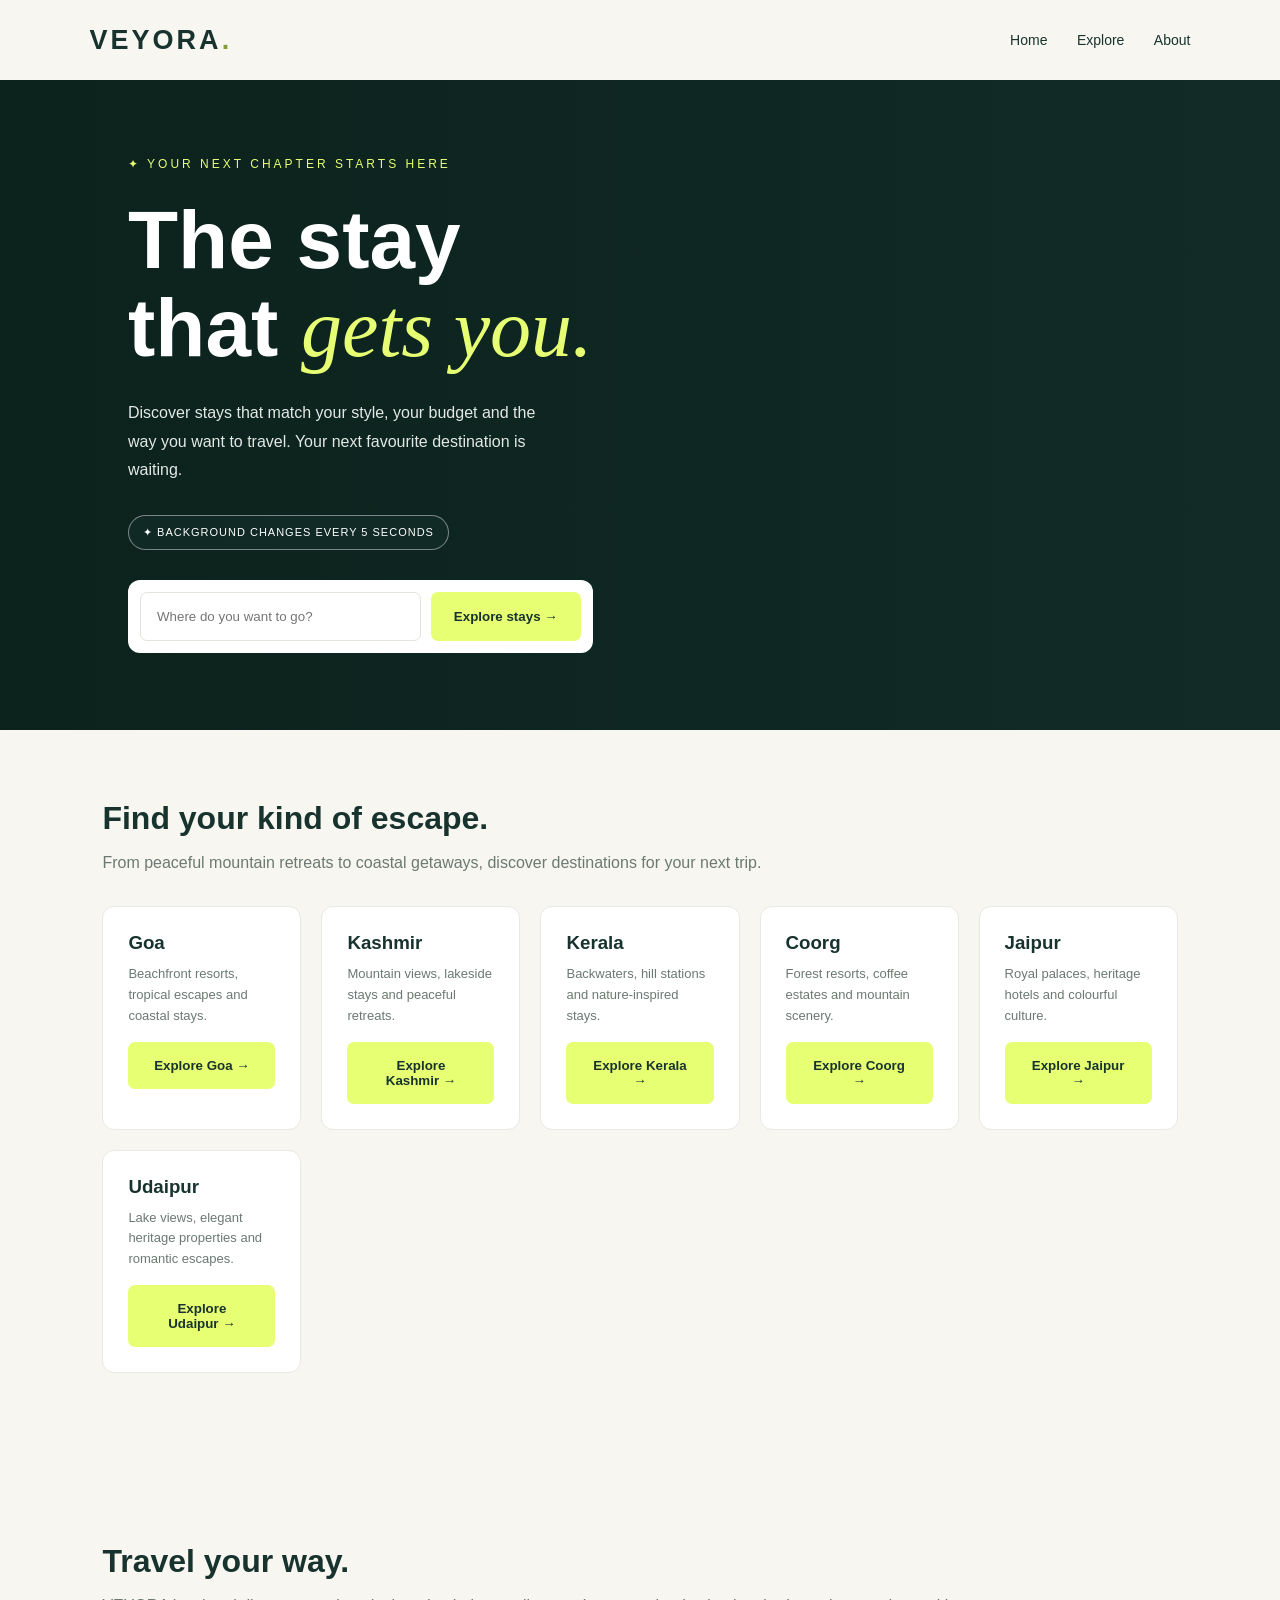
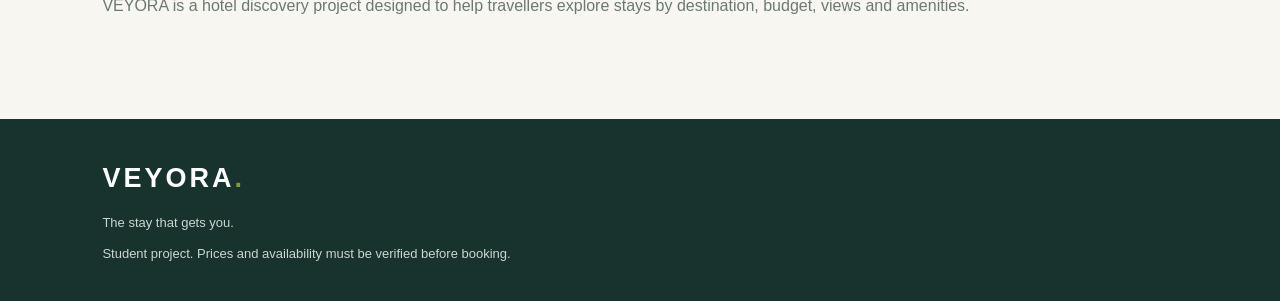
<file: index.html>
<!DOCTYPE html>
<html lang="en">
<head>
  <meta charset="UTF-8">
  <meta name="viewport" content="width=device-width, initial-scale=1.0">
  <title>VEYORA | The Stay That Gets You</title>

  <style>
    * {
      margin: 0;
      padding: 0;
      box-sizing: border-box;
    }

    body {
      font-family: Arial, sans-serif;
      background: #f7f6f1;
      color: #18332e;
    }

    nav {
      height: 80px;
      padding: 0 7%;
      display: flex;
      align-items: center;
      justify-content: space-between;
      background: #f7f6f1;
    }

    .logo {
      font-size: 27px;
      font-weight: 800;
      letter-spacing: 3px;
    }

    .logo span {
      color: #849b36;
    }

    nav a {
      text-decoration: none;
      color: #18332e;
      margin-left: 25px;
      font-size: 14px;
    }

    .hero {
      min-height: 650px;
      position: relative;
      display: flex;
      align-items: center;
      padding: 70px 10%;
      color: white;
      overflow: hidden;
      background: #18332e;
    }

    .hero-bg {
      position: absolute;
      inset: 0;
      background-size: cover;
      background-position: center;
      opacity: 1;
      transition: opacity 1s ease;
      z-index: 0;
    }

    .hero-bg::after {
      content: "";
      position: absolute;
      inset: 0;
      background: linear-gradient(
        90deg,
        rgba(9, 31, 26, 0.88),
        rgba(9, 31, 26, 0.38)
      );
    }

    .hero-content {
      position: relative;
      z-index: 1;
      max-width: 650px;
    }

    .eyebrow {
      text-transform: uppercase;
      letter-spacing: 3px;
      font-size: 12px;
      margin-bottom: 25px;
      color: #e7ff73;
    }

    h1 {
      font-size: clamp(45px, 7vw, 82px);
      line-height: 1.08;
      margin-bottom: 25px;
    }

    h1 em {
      color: #e7ff73;
      font-family: Georgia, serif;
      font-weight: normal;
    }

    .description {
      max-width: 440px;
      font-size: 16px;
      line-height: 1.8;
      color: #e3e9e4;
      margin-bottom: 30px;
    }

    .slideshow-note {
      display: inline-block;
      font-size: 11px;
      letter-spacing: 1px;
      margin-bottom: 30px;
      padding: 10px 14px;
      border: 1px solid #ffffff70;
      border-radius: 30px;
      background: #18332e70;
    }

    .search-box {
      display: flex;
      flex-wrap: wrap;
      gap: 10px;
      background: white;
      padding: 12px;
      border-radius: 12px;
      max-width: 680px;
    }

    .search-box input {
      flex: 1;
      min-width: 180px;
      border: 1px solid #e2e5dd;
      padding: 16px;
      border-radius: 7px;
      outline-color: #849b36;
    }

    button {
      border: none;
      border-radius: 7px;
      padding: 16px 23px;
      background: #e7ff73;
      color: #18332e;
      font-weight: bold;
      cursor: pointer;
    }

    button:hover {
      background: #d5ef5b;
    }

    .section {
      padding: 70px 8%;
    }

    .section-heading {
      font-size: 32px;
      margin-bottom: 12px;
    }

    .section-description {
      color: #6c7972;
      line-height: 1.7;
      margin-bottom: 30px;
    }

    .destinations {
      display: grid;
      grid-template-columns: repeat(auto-fit, minmax(190px, 1fr));
      gap: 20px;
    }

    .destination {
      background: white;
      border-radius: 12px;
      padding: 25px;
      border: 1px solid #e8e9e2;
    }

    .destination h3 {
      margin-bottom: 10px;
    }

    .destination p {
      font-size: 13px;
      line-height: 1.6;
      color: #6c7972;
      margin-bottom: 15px;
    }

    .destination button {
      width: 100%;
    }

    #results {
      margin-top: 30px;
    }

    .result-message {
      background: white;
      padding: 25px;
      border-radius: 10px;
      line-height: 1.8;
    }

    footer {
      background: #18332e;
      color: white;
      padding: 35px 8%;
      line-height: 1.8;
    }

    footer p {
      color: #cbd5ce;
      font-size: 13px;
      margin-top: 8px;
    }

    @media (max-width: 600px) {
      nav {
        padding: 0 5%;
      }

      nav a {
        margin-left: 10px;
        font-size: 12px;
      }

      .hero {
        min-height: 650px;
        padding: 55px 6%;
      }

      .section {
        padding: 50px 6%;
      }

      .search-box {
        flex-direction: column;
      }

      .search-box input,
      .search-box button {
        width: 100%;
      }
    }
  </style>
</head>

<body>

  <nav>
    <div class="logo">VEYORA<span>.</span></div>

    <div>
      <a href="#home">Home</a>
      <a href="#destinations">Explore</a>
      <a href="#about">About</a>
    </div>
  </nav>

  <main>
    <section class="hero" id="home">

      <div class="hero-bg" id="heroBg"></div>

      <div class="hero-content">

        <div class="eyebrow">✦ YOUR NEXT CHAPTER STARTS HERE</div>

        <h1>
          The stay<br>
          that <em>gets you.</em>
        </h1>

        <p class="description">
          Discover stays that match your style, your budget
          and the way you want to travel. Your next favourite
          destination is waiting.
        </p>

        <div class="slideshow-note">
          ✦ BACKGROUND CHANGES EVERY 5 SECONDS
        </div>

        <form class="search-box" id="searchForm">
          <input
            type="text"
            id="destination"
            placeholder="Where do you want to go?"
            list="cityOptions"
            required
          >

          <datalist id="cityOptions">
            <option value="Goa">
            <option value="Kashmir">
            <option value="Jaipur">
            <option value="Agra">
            <option value="Mumbai">
            <option value="Mussoorie">
            <option value="Andaman">
            <option value="Bengaluru">
            <option value="Coorg">
            <option value="Kerala">
            <option value="Udaipur">
          </datalist>

          <button type="submit">Explore stays →</button>
        </form>

      </div>
    </section>

    <section class="section" id="destinations">

      <h2 class="section-heading">Find your kind of escape.</h2>

      <p class="section-description">
        From peaceful mountain retreats to coastal getaways,
        discover destinations for your next trip.
      </p>

      <div class="destinations">

        <article class="destination">
          <h3>Goa</h3>
          <p>Beachfront resorts, tropical escapes and coastal stays.</p>
          <button onclick="selectDestination('Goa')">Explore Goa →</button>
        </article>

        <article class="destination">
          <h3>Kashmir</h3>
          <p>Mountain views, lakeside stays and peaceful retreats.</p>
          <button onclick="selectDestination('Kashmir')">Explore Kashmir →</button>
        </article>

        <article class="destination">
          <h3>Kerala</h3>
          <p>Backwaters, hill stations and nature-inspired stays.</p>
          <button onclick="selectDestination('Kerala')">Explore Kerala →</button>
        </article>

        <article class="destination">
          <h3>Coorg</h3>
          <p>Forest resorts, coffee estates and mountain scenery.</p>
          <button onclick="selectDestination('Coorg')">Explore Coorg →</button>
        </article>

        <article class="destination">
          <h3>Jaipur</h3>
          <p>Royal palaces, heritage hotels and colourful culture.</p>
          <button onclick="selectDestination('Jaipur')">Explore Jaipur →</button>
        </article>

        <article class="destination">
          <h3>Udaipur</h3>
          <p>Lake views, elegant heritage properties and romantic escapes.</p>
          <button onclick="selectDestination('Udaipur')">Explore Udaipur →</button>
        </article>

      </div>

      <div id="results"></div>

    </section>

    <section class="section" id="about">
      <h2 class="section-heading">Travel your way.</h2>

      <p class="section-description">
        VEYORA is a hotel discovery project designed to help
        travellers explore stays by destination, budget,
        views and amenities.
      </p>
    </section>

  </main>

  <footer>
    <div class="logo">VEYORA<span>.</span></div>
    <p>The stay that gets you.</p>
    <p>Student project. Prices and availability must be verified before booking.</p>
  </footer>

  <script>
    // Background slideshow: changes every five seconds.
    const backgrounds = [
      "https://images.unsplash.com/photo-1512343879784-a960bf40e7f2?auto=format&fit=crop&w=2000&q=85",
      "https://images.unsplash.com/photo-1571896349842-33c89424de2d?auto=format&fit=crop&w=2000&q=85",
      "https://images.unsplash.com/photo-1540541338287-41700207dee6?auto=format&fit=crop&w=2000&q=85",
      "https://images.unsplash.com/photo-1514282401047-d79a71a590e8?auto=format&fit=crop&w=2000&q=85",
      "https://images.unsplash.com/photo-1445019980597-93fa8acb246c?auto=format&fit=crop&w=2000&q=85"
    ];

    const heroBg = document.getElementById("heroBg");
    let currentBackground = 0;

    function changeBackground() {
      currentBackground =
        (currentBackground + 1) % backgrounds.length;

      const nextImage = new Image();

      nextImage.onload = function () {
        heroBg.style.backgroundImage =
          `url("${backgrounds[currentBackground]}")`;
      };

      nextImage.onerror = function () {
        console.warn("A background image could not be loaded.");
      };

      nextImage.src = backgrounds[currentBackground];
    }

    heroBg.style.backgroundImage = `url("${backgrounds[0]}")`;

    setInterval(changeBackground, 5000);

    // Destination search.
    const destinations = [
      "Goa",
      "Kashmir",
      "Jaipur",
      "Agra",
      "Mumbai",
      "Mussoorie",
      "Andaman",
      "Bengaluru",
      "Coorg",
      "Kerala",
      "Udaipur"
    ];

    function selectDestination(city) {
      document.getElementById("destination").value = city;
      document.getElementById("searchForm").requestSubmit();
    }

    document.getElementById("searchForm").addEventListener(
      "submit",
      function (event) {
        event.preventDefault();

        const input =
          document.getElementById("destination").value.trim();

        const city = destinations.find(
          destination =>
            destination.toLowerCase() === input.toLowerCase()
        );

        const results = document.getElementById("results");

        if (!city) {
          results.innerHTML = `
            <div class="result-message">
              <strong>Destination not found.</strong><br>
              Try Goa, Kashmir, Jaipur, Agra, Mumbai, Mussoorie,
              Andaman, Bengaluru, Coorg, Kerala or Udaipur.
            </div>
          `;
          return;
        }

        results.innerHTML = `
          <div class="result-message">
            <strong>You selected ${city}!</strong><br>
            Your destination has been selected successfully.
            The full hotel database and booking functionality
            still need to be connected to this page.
          </div>
        `;

        results.scrollIntoView({ behavior: "smooth" });
      }
    );
  </script>

</body>
</html>
</file>
